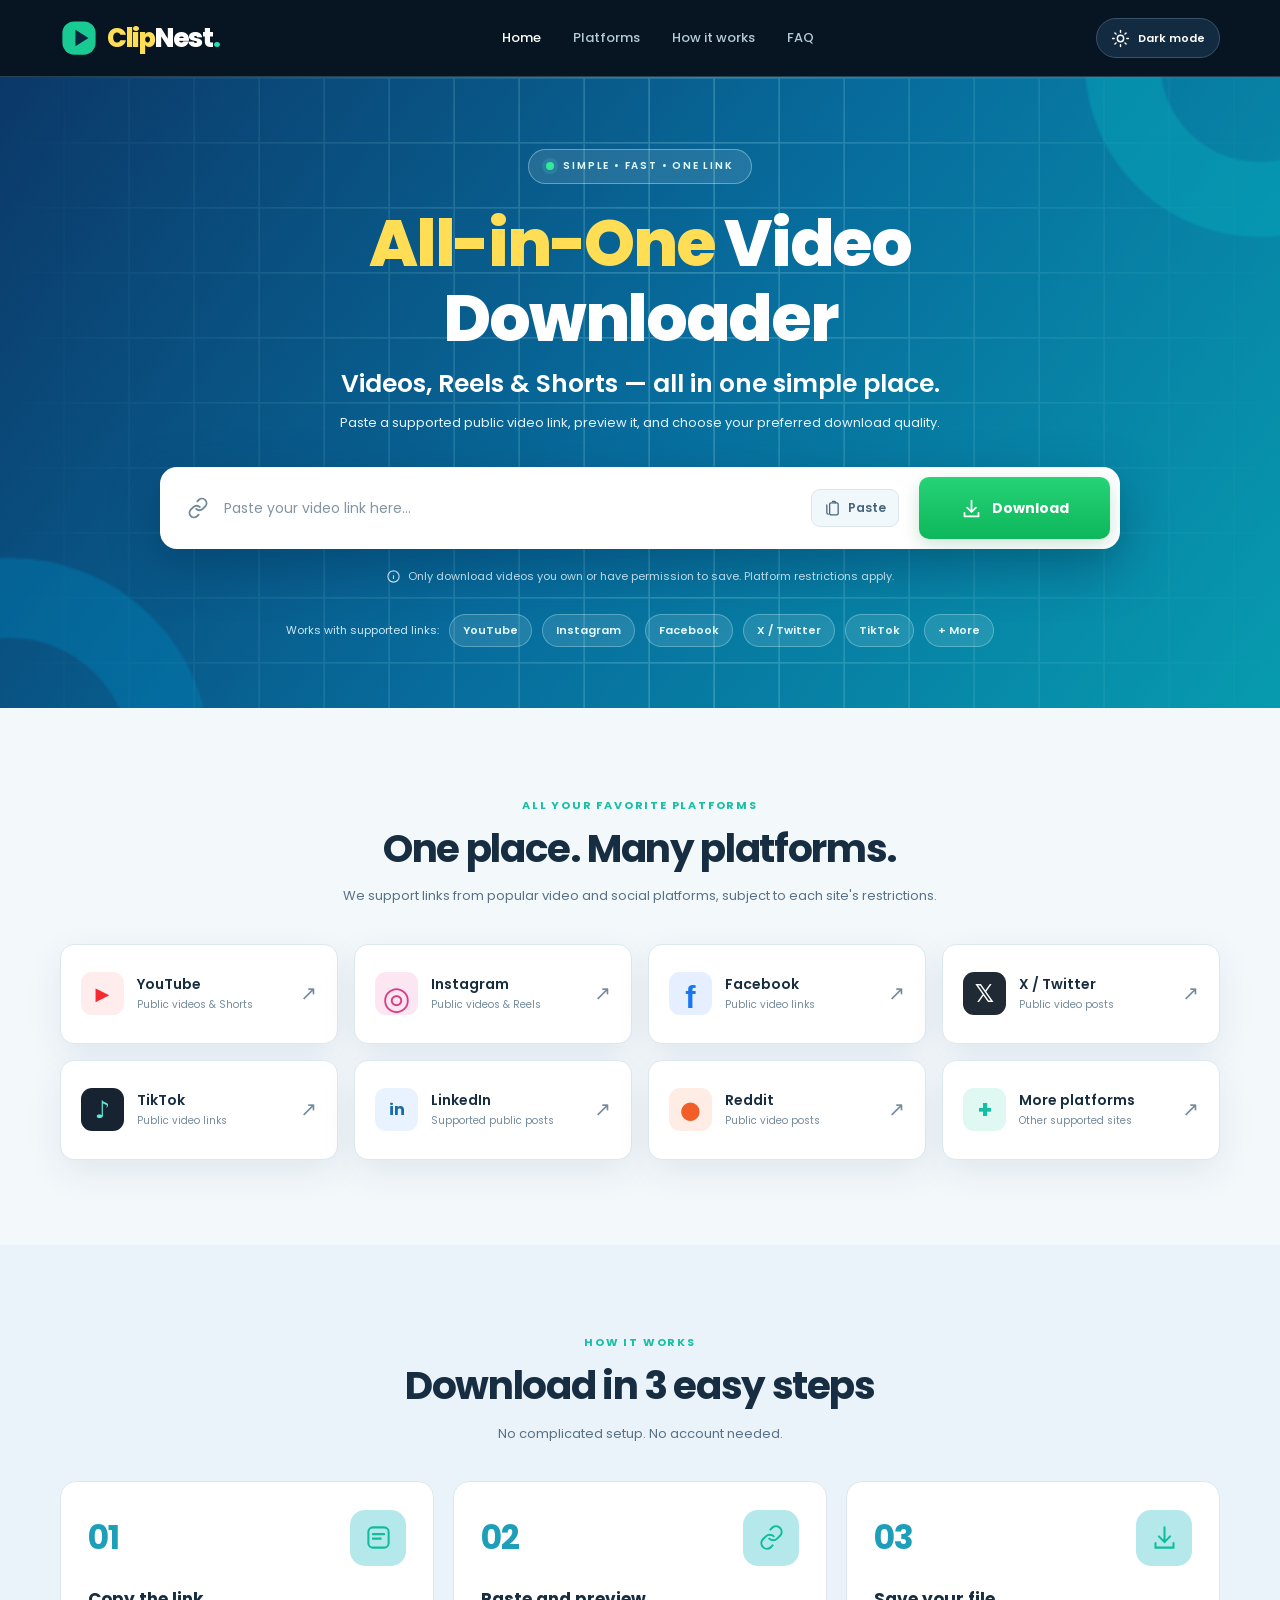
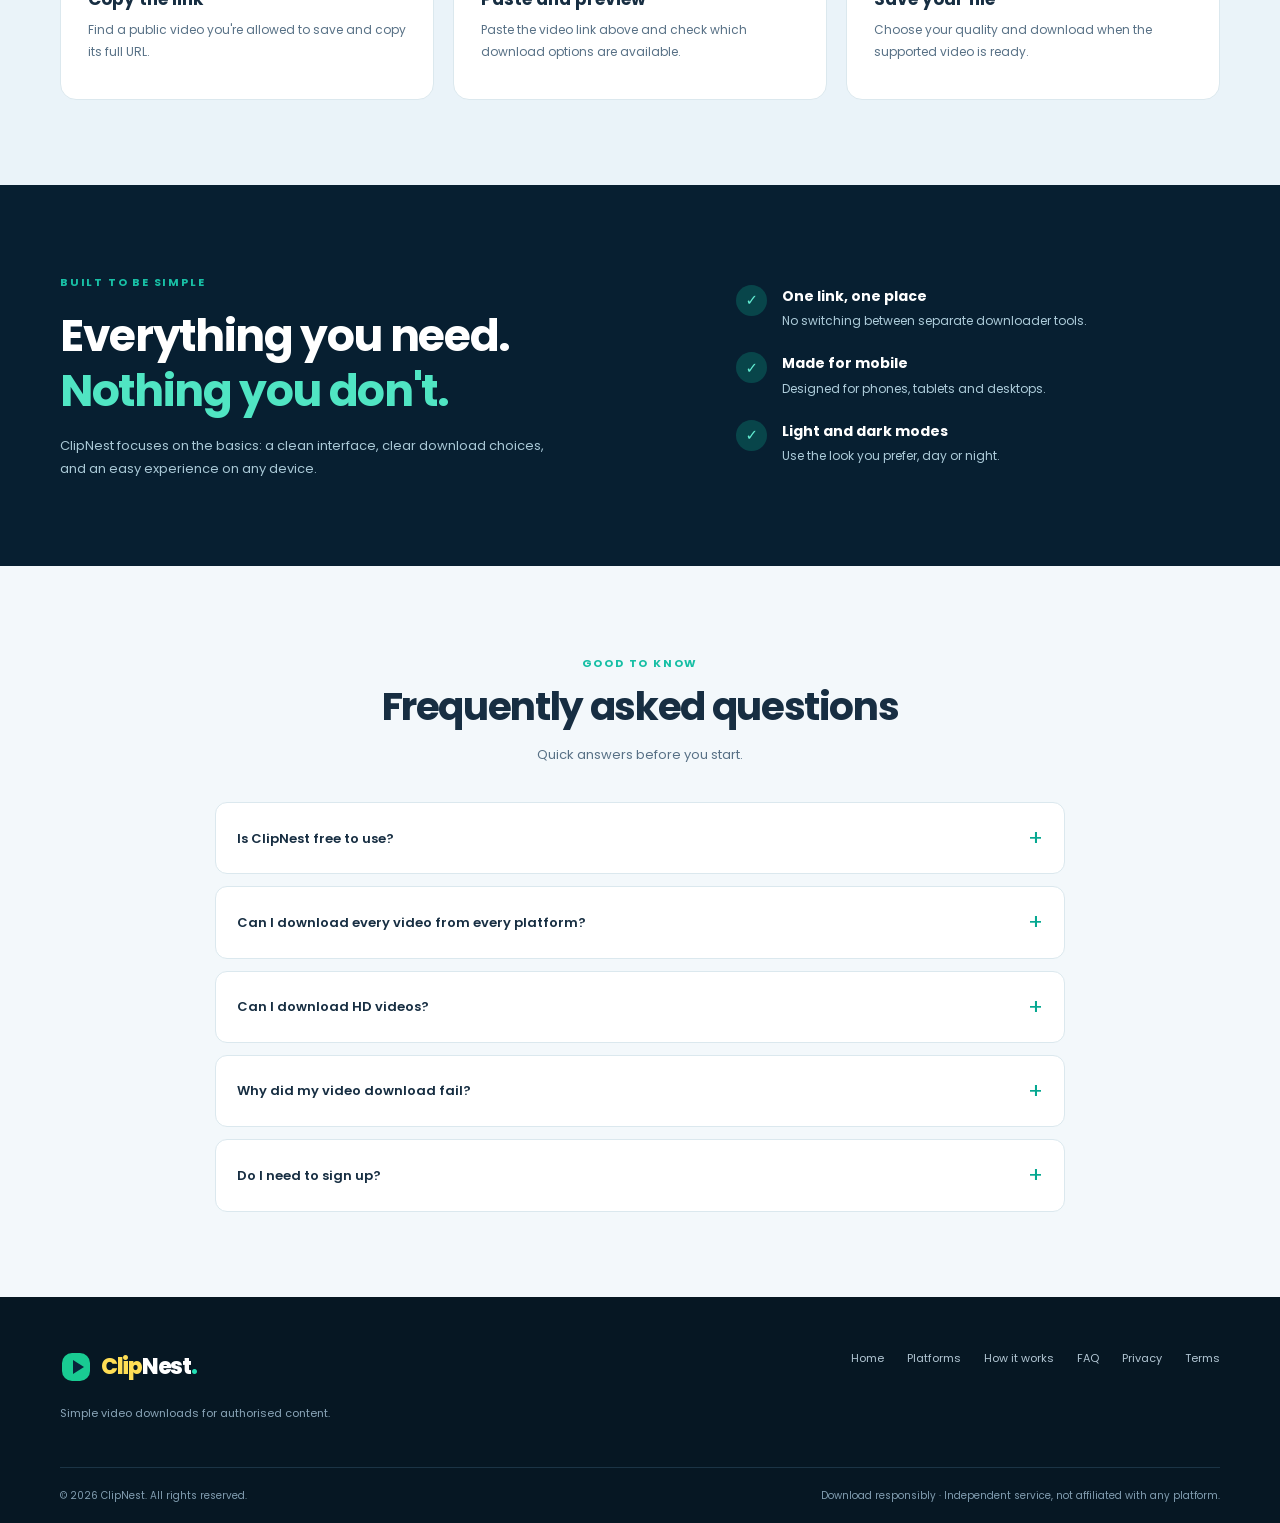
<file: static/index.html>
<!doctype html>
<html lang="en" data-theme="dark">
<head>
  <meta charset="utf-8">
  <meta name="viewport" content="width=device-width, initial-scale=1">
  <meta name="theme-color" content="#071725">
  <meta name="description" content="ClipNest makes it easy to find download options for supported public videos you own or have permission to save. Paste a link, preview, choose a quality and save.">
  <title>ClipNest – Free Online Video Downloader for Supported Links</title>
  <link rel="icon" href="/static/favicon.svg" type="image/svg+xml">
  <link rel="preconnect" href="https://fonts.googleapis.com">
  <link rel="preconnect" href="https://fonts.gstatic.com" crossorigin>
  <link href="https://fonts.googleapis.com/css2?family=Poppins:wght@400;500;600;700;800&display=swap" rel="stylesheet">
  <link rel="stylesheet" href="/static/styles.css?v=2">
  <script defer src="/static/site-config.js"></script>
  <script defer src="/static/app.js?v=2"></script>
</head>
<body>
<header class="site-header">
  <div class="container nav-bar">
    <a class="brand" href="/" aria-label="ClipNest home">
      <span class="brand-emblem" aria-hidden="true"><svg viewBox="0 0 32 32" fill="none"><rect x="2" y="2" width="28" height="28" rx="10" fill="currentColor"/><path d="m13 9 11 7-11 7V9Z" fill="#09253C"/></svg></span>
      <span class="brand-name"><span>Clip</span><span class="brand-white">Nest</span><span class="brand-dot">.</span></span>
    </a>
    <nav class="main-nav" aria-label="Main navigation">
      <a href="#home" class="active">Home</a>
      <a href="#supported">Platforms</a>
      <a href="#how-it-works">How it works</a>
      <a href="#faq">FAQ</a>
    </nav>
    <button type="button" class="theme-toggle" id="theme-toggle" aria-label="Switch to light theme" title="Toggle appearance">
      <svg class="icon-sun" width="19" height="19" viewBox="0 0 24 24" fill="none" stroke="currentColor" stroke-width="1.8" stroke-linecap="round"><circle cx="12" cy="12" r="4"/><path d="M12 2v2m0 16v2M4.93 4.93l1.42 1.42m11.3 11.3 1.42 1.42M2 12h2m16 0h2M4.93 19.07l1.42-1.42m11.3-11.3 1.42-1.42"/></svg>
      <svg class="icon-moon" width="19" height="19" viewBox="0 0 24 24" fill="none" stroke="currentColor" stroke-width="1.8" stroke-linecap="round"><path d="M20.8 14.7A9 9 0 0 1 9.3 3.2 9 9 0 1 0 20.8 14.7Z"/></svg>
      <span id="theme-label">Light mode</span>
    </button>
  </div>
</header>
<main>
  <section class="hero" id="home" aria-labelledby="hero-title">
    <div class="hero-orb hero-orb-1" aria-hidden="true"></div><div class="hero-orb hero-orb-2" aria-hidden="true"></div>
    <div class="container hero-content">
      <div class="hero-kicker"><span class="kicker-pulse"></span> SIMPLE • FAST • ONE LINK</div>
      <h1 id="hero-title"><span class="text-yellow">All-in-One</span> Video Downloader</h1>
      <p class="hero-desc">Videos, Reels & Shorts — all in one simple place.</p>
      <p class="hero-detail">Paste a supported public video link, preview it, and choose your preferred download quality.</p>
      <div class="downloader" id="downloader">
        <form id="url-form" class="url-form" novalidate>
          <div class="url-field">
            <label class="sr-only" for="video-url">Paste video link</label>
            <svg class="link-symbol" width="22" height="22" viewBox="0 0 24 24" fill="none" stroke="currentColor" stroke-width="2" stroke-linecap="round" stroke-linejoin="round"><path d="M10 13a5 5 0 0 0 7.1 0l3-3A5 5 0 0 0 13 3l-1.7 1.7"/><path d="M14 11a5 5 0 0 0-7.1 0l-3 3A5 5 0 0 0 11 21l1.7-1.7"/></svg>
            <input id="video-url" name="url" type="url" inputmode="url" autocomplete="url" spellcheck="false" placeholder="Paste your video link here..." aria-describedby="url-help" required>
            <button type="button" class="paste-btn" id="paste-btn" title="Paste from clipboard">
              <svg width="17" height="17" viewBox="0 0 24 24" fill="none" stroke="currentColor" stroke-width="1.8" stroke-linecap="round"><rect x="8" y="4" width="12" height="17" rx="2"/><path d="M16 4V3a1 1 0 0 0-1-1h-3M4 7v11a2 2 0 0 0 2 2"/></svg> Paste
            </button>
          </div>
          <button id="find-btn" type="submit" class="primary-btn">
            <svg id="find-arrow" width="21" height="21" viewBox="0 0 24 24" fill="none" stroke="currentColor" stroke-width="2" stroke-linecap="round" stroke-linejoin="round"><path d="M12 3v13m-5-5 5 5 5-5M4 17v4h16v-4"/></svg>
            <span id="find-text">Download</span><span id="find-loader" class="spinner" hidden></span>
          </button>
        </form>
        <div id="form-message" class="form-message" role="alert" hidden></div>
        <div id="preview" class="preview" hidden>
          <div class="preview-heading">YOUR VIDEO <span class="ready-pill">✓ Found</span></div>
          <div class="video-info">
            <div class="video-thumb"><img id="video-thumbnail" alt="Video thumbnail" referrerpolicy="no-referrer" hidden><div id="thumbnail-fallback" class="thumb-fallback"><svg width="30" height="30" viewBox="0 0 24 24" fill="currentColor"><path d="m8 5 12 7-12 7V5Z"/></svg></div></div>
            <div class="video-details"><span class="platform-tag" id="video-platform">Video</span><h3 id="video-title">Video title</h3><p id="video-meta">Ready for download</p></div>
          </div>
          <div class="download-settings">
            <div><label class="input-label" for="quality">Select video quality</label><select id="quality" name="quality"><option value="best">Best available</option><option value="1080">1080p (when available)</option><option value="720" selected>720p (when available)</option><option value="480">480p (when available)</option></select></div>
            <button id="download-btn" class="primary-btn download-btn" type="button"><svg width="19" height="19" viewBox="0 0 24 24" fill="none" stroke="currentColor" stroke-width="2" stroke-linecap="round" stroke-linejoin="round"><path d="M12 3v12m-5-5 5 5 5-5M4 17v4h16v-4"/></svg> Download video</button>
          </div>
          <div id="job-progress" class="job-progress" hidden><div class="progress-label"><span id="progress-text">Preparing video...</span><strong id="progress-percent"></strong></div><div class="progress-track"><div class="progress-fill" id="progress-fill"></div></div><p id="progress-note" class="progress-note">Please keep this page open while your file is prepared.</p></div>
          <div id="job-message" class="form-message" role="alert" hidden></div>
          <a id="ready-link" class="ready-link" href="#" hidden>↓ Save video to device</a>
        </div>
      </div>
      <p class="hero-notice" id="url-help"><svg width="15" height="15" viewBox="0 0 24 24" fill="none" stroke="currentColor" stroke-width="1.8"><circle cx="12" cy="12" r="9"/><path d="M12 10v6m0-9v.5"/></svg> Only download videos you own or have permission to save. Platform restrictions apply.</p>
      <div class="quick-tags"><span>Works with supported links:</span><span>YouTube</span><span>Instagram</span><span>Facebook</span><span>X / Twitter</span><span>TikTok</span><span>+ More</span></div>
    </div>
  </section>
  <section id="supported" class="platform-section section-pad">
    <div class="container"><div class="section-heading"><span class="eyebrow">ALL YOUR FAVORITE PLATFORMS</span><h2>One place. Many platforms.</h2><p>We support links from popular video and social platforms, subject to each site's restrictions.</p></div>
      <div class="platform-grid">
        <article class="platform-card"><span class="platform-icon yt">▶</span><div><h3>YouTube</h3><p>Public videos & Shorts</p></div><span class="platform-chevron">↗</span></article>
        <article class="platform-card"><span class="platform-icon ig">◎</span><div><h3>Instagram</h3><p>Public videos & Reels</p></div><span class="platform-chevron">↗</span></article>
        <article class="platform-card"><span class="platform-icon fb">f</span><div><h3>Facebook</h3><p>Public video links</p></div><span class="platform-chevron">↗</span></article>
        <article class="platform-card"><span class="platform-icon x">𝕏</span><div><h3>X / Twitter</h3><p>Public video posts</p></div><span class="platform-chevron">↗</span></article>
        <article class="platform-card"><span class="platform-icon tt">♪</span><div><h3>TikTok</h3><p>Public video links</p></div><span class="platform-chevron">↗</span></article>
        <article class="platform-card"><span class="platform-icon in">in</span><div><h3>LinkedIn</h3><p>Supported public posts</p></div><span class="platform-chevron">↗</span></article>
        <article class="platform-card"><span class="platform-icon reddit">●</span><div><h3>Reddit</h3><p>Public video posts</p></div><span class="platform-chevron">↗</span></article>
        <article class="platform-card"><span class="platform-icon more">+</span><div><h3>More platforms</h3><p>Other supported sites</p></div><span class="platform-chevron">↗</span></article>
      </div>
    </div>
  </section>
  <section id="how-it-works" class="how-section section-pad">
    <div class="container"><div class="section-heading"><span class="eyebrow">HOW IT WORKS</span><h2>Download in 3 easy steps</h2><p>No complicated setup. No account needed.</p></div>
      <div class="step-grid">
        <article class="step-card"><div class="step-top"><span class="step-number">01</span><span class="step-illustration"><svg viewBox="0 0 24 24" fill="none" stroke="currentColor" stroke-width="1.8" stroke-linecap="round"><rect x="3" y="3" width="18" height="18" rx="4"/><path d="M7 9h10M7 13h7"/></svg></span></div><h3>Copy the link</h3><p>Find a public video you're allowed to save and copy its full URL.</p></article>
        <article class="step-card"><div class="step-top"><span class="step-number">02</span><span class="step-illustration"><svg viewBox="0 0 24 24" fill="none" stroke="currentColor" stroke-width="1.8" stroke-linecap="round"><path d="M10 13a5 5 0 0 0 7 0l3-3a5 5 0 0 0-7-7l-2 2M14 11a5 5 0 0 0-7 0l-3 3a5 5 0 0 0 7 7l2-2"/></svg></span></div><h3>Paste and preview</h3><p>Paste the video link above and check which download options are available.</p></article>
        <article class="step-card"><div class="step-top"><span class="step-number">03</span><span class="step-illustration"><svg viewBox="0 0 24 24" fill="none" stroke="currentColor" stroke-width="1.8" stroke-linecap="round"><path d="M12 3v13m-5-5 5 5 5-5M4 17v4h16v-4"/></svg></span></div><h3>Save your file</h3><p>Choose your quality and download when the supported video is ready.</p></article>
      </div>
    </div>
  </section>
  <section class="benefits-section section-pad">
    <div class="container benefits-layout"><div><span class="eyebrow">BUILT TO BE SIMPLE</span><h2>Everything you need.<br><span class="mint-text">Nothing you don't.</span></h2><p>ClipNest focuses on the basics: a clean interface, clear download choices, and an easy experience on any device.</p></div><div class="benefit-list"><div><span>✓</span><div><h3>One link, one place</h3><p>No switching between separate downloader tools.</p></div></div><div><span>✓</span><div><h3>Made for mobile</h3><p>Designed for phones, tablets and desktops.</p></div></div><div><span>✓</span><div><h3>Light and dark modes</h3><p>Use the look you prefer, day or night.</p></div></div></div></div>
  </section>
  <section id="faq" class="faq-section section-pad"><div class="container"><div class="section-heading"><span class="eyebrow">GOOD TO KNOW</span><h2>Frequently asked questions</h2><p>Quick answers before you start.</p></div><div class="faq-list">
    <details><summary>Is ClipNest free to use?<span>+</span></summary><p>The website currently offers a free demo. Speed, file size and usage limits apply to keep the shared server available.</p></details>
    <details><summary>Can I download every video from every platform?<span>+</span></summary><p>No. Only certain public, permitted video links are supported. Private, restricted, DRM-protected and blocked videos may not work.</p></details>
    <details><summary>Can I download HD videos?<span>+</span></summary><p>When available, choose Best, 1080p, 720p or 480p. Actual quality depends on the original video and platform response.</p></details>
    <details><summary>Why did my video download fail?<span>+</span></summary><p>The link may require login, be restricted, exceed free-server limits or have a format the server can't access. Try a permitted public link instead.</p></details>
    <details><summary>Do I need to sign up?<span>+</span></summary><p>No ClipNest account is required to check a supported public link.</p></details>
  </div></div></section>
</main>
<footer class="site-footer"><div class="container footer-inner"><div class="footer-main"><div class="brand footer-logo"><span class="brand-emblem" aria-hidden="true"><svg viewBox="0 0 32 32" fill="none"><rect x="2" y="2" width="28" height="28" rx="10" fill="currentColor"/><path d="m13 9 11 7-11 7V9Z" fill="#09253C"/></svg></span><span class="brand-name"><span>Clip</span><span class="brand-white">Nest</span><span class="brand-dot">.</span></span></div><p>Simple video downloads for authorised content.</p></div><div class="footer-links"><a href="#home">Home</a><a href="#supported">Platforms</a><a href="#how-it-works">How it works</a><a href="#faq">FAQ</a><a href="/privacy">Privacy</a><a href="/terms">Terms</a></div></div><div class="container footer-bottom"><span>© <span id="year"></span> ClipNest. All rights reserved.</span><span>Download responsibly · Independent service, not affiliated with any platform.</span></div></footer>
</body>
</html>
</file>
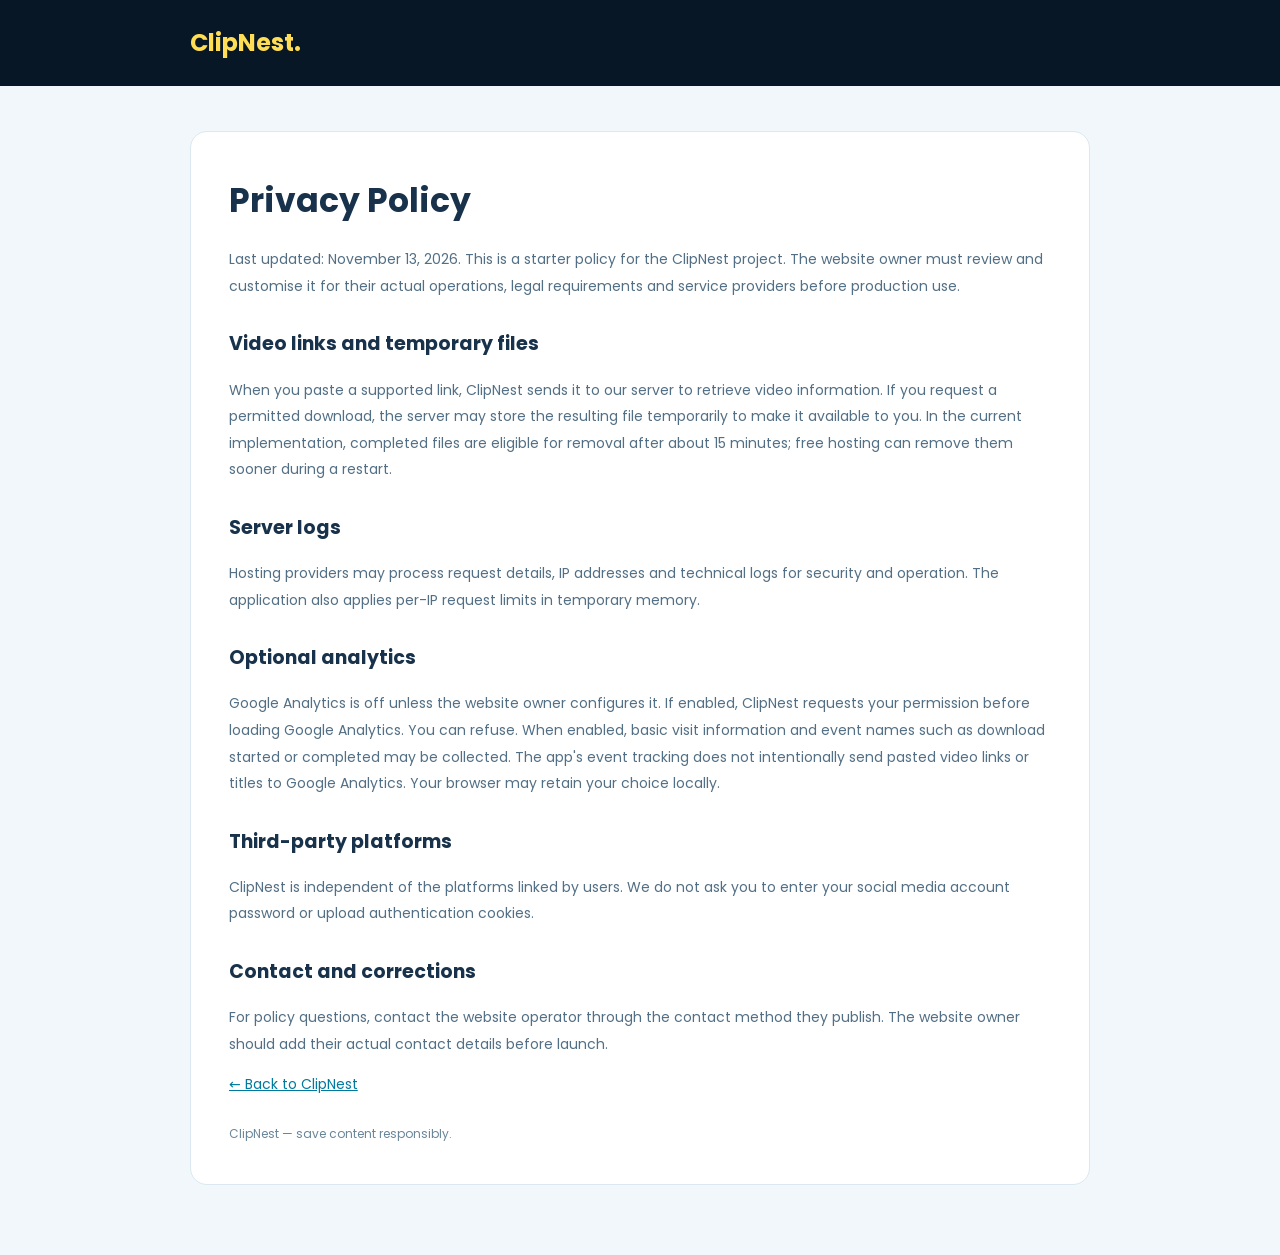
<file: static/privacy.html>
<!doctype html><html lang="en" data-theme="light"><head><meta charset="utf-8"><meta name="viewport" content="width=device-width, initial-scale=1"><title>Privacy Policy | ClipNest</title><meta name="description" content="Learn how ClipNest handles video links, temporary files and optional website analytics."><link rel="preconnect" href="https://fonts.googleapis.com"><link rel="preconnect" href="https://fonts.gstatic.com" crossorigin><link href="https://fonts.googleapis.com/css2?family=Poppins:wght@400;500;600;700&display=swap" rel="stylesheet"><style>body{margin:0;background:#f2f7fb;color:#18324b;font-family:Poppins,system-ui,sans-serif;font-size:14px;line-height:1.9}header{background:#071725;color:#fff;padding:20px max(24px,calc((100% - 900px)/2))}header a{font-weight:700;color:#ffde55;text-decoration:none;font-size:24px}main{max-width:900px;margin:45px auto 70px;background:#fff;border:1px solid #dbe8ef;border-radius:17px;padding:38px;box-sizing:border-box}h1{font-size:33px;margin:0 0 12px}h2{font-size:19px;margin:27px 0 8px}p,li{color:#526f85}a{color:#00799f}footer{margin-top:25px;color:#69869a;font-size:12px}@media(max-width:950px){main{margin:20px 16px;padding:24px}}</style></head><body><header><a href="/">ClipNest.</a></header><main><h1>Privacy Policy</h1><p>Last updated: November 13, 2026. This is a starter policy for the ClipNest project. The website owner must review and customise it for their actual operations, legal requirements and service providers before production use.</p><h2>Video links and temporary files</h2><p>When you paste a supported link, ClipNest sends it to our server to retrieve video information. If you request a permitted download, the server may store the resulting file temporarily to make it available to you. In the current implementation, completed files are eligible for removal after about 15 minutes; free hosting can remove them sooner during a restart.</p><h2>Server logs</h2><p>Hosting providers may process request details, IP addresses and technical logs for security and operation. The application also applies per-IP request limits in temporary memory.</p><h2>Optional analytics</h2><p>Google Analytics is off unless the website owner configures it. If enabled, ClipNest requests your permission before loading Google Analytics. You can refuse. When enabled, basic visit information and event names such as download started or completed may be collected. The app's event tracking does not intentionally send pasted video links or titles to Google Analytics. Your browser may retain your choice locally.</p><h2>Third-party platforms</h2><p>ClipNest is independent of the platforms linked by users. We do not ask you to enter your social media account password or upload authentication cookies.</p><h2>Contact and corrections</h2><p>For policy questions, contact the website operator through the contact method they publish. The website owner should add their actual contact details before launch.</p><p><a href="/">← Back to ClipNest</a></p><footer>ClipNest — save content responsibly.</footer></main></body></html>
</file>
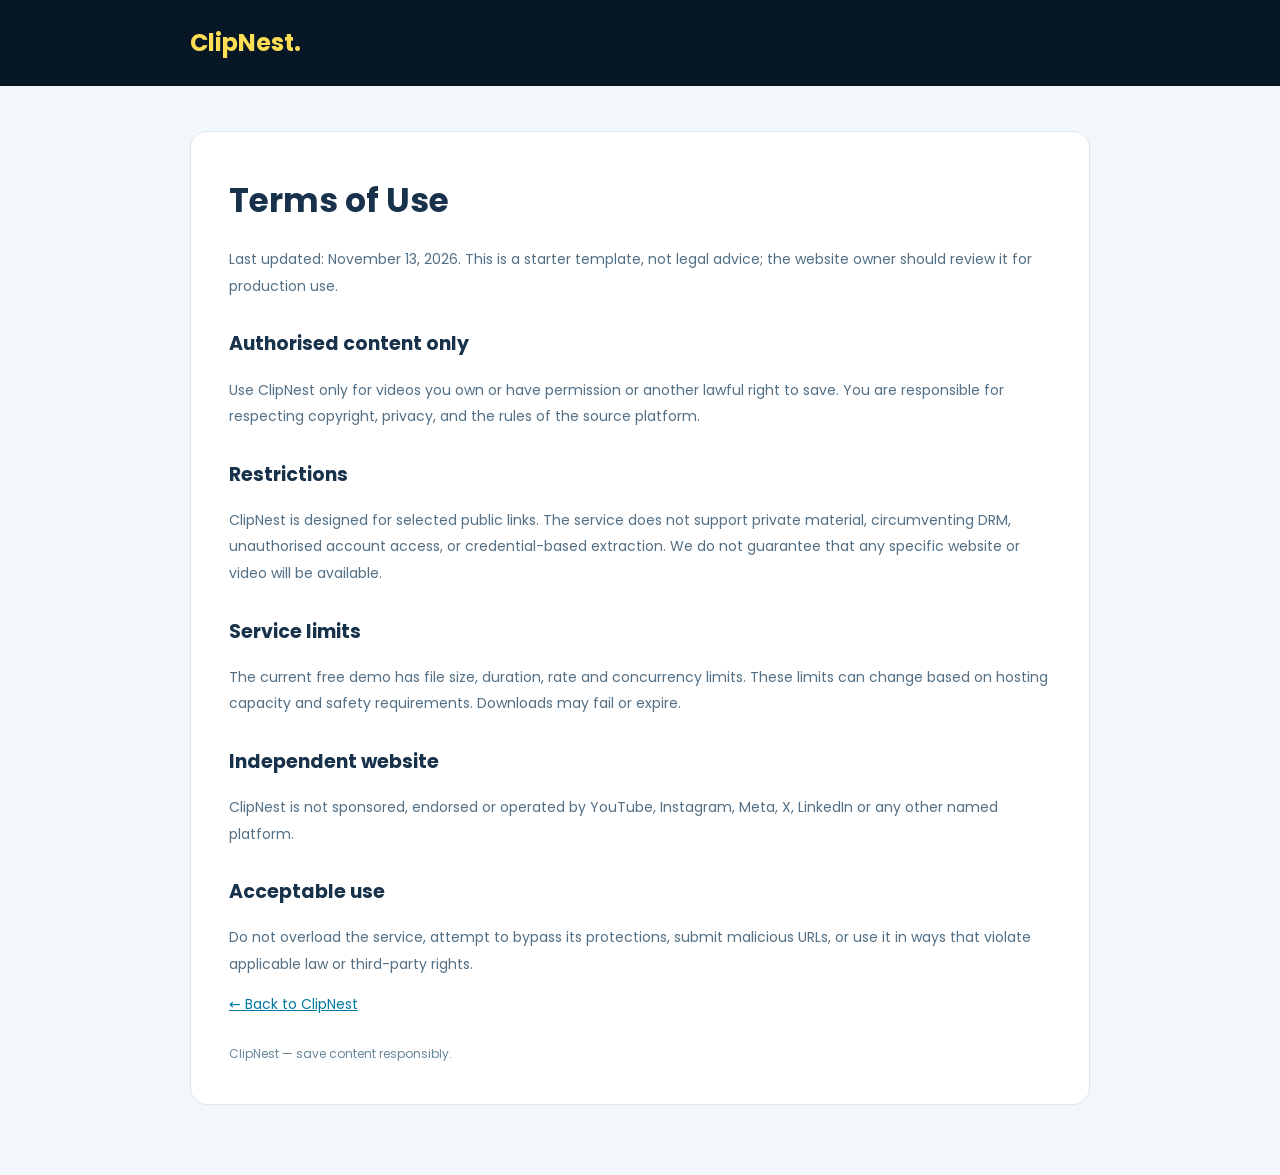
<file: static/terms.html>
<!doctype html><html lang="en" data-theme="light"><head><meta charset="utf-8"><meta name="viewport" content="width=device-width, initial-scale=1"><title>Terms of Use | ClipNest</title><meta name="description" content="ClipNest terms for responsible use of supported video links."><link rel="preconnect" href="https://fonts.googleapis.com"><link rel="preconnect" href="https://fonts.gstatic.com" crossorigin><link href="https://fonts.googleapis.com/css2?family=Poppins:wght@400;500;600;700&display=swap" rel="stylesheet"><style>body{margin:0;background:#f2f7fb;color:#18324b;font-family:Poppins,system-ui,sans-serif;font-size:14px;line-height:1.9}header{background:#071725;color:#fff;padding:20px max(24px,calc((100% - 900px)/2))}header a{font-weight:700;color:#ffde55;text-decoration:none;font-size:24px}main{max-width:900px;margin:45px auto 70px;background:#fff;border:1px solid #dbe8ef;border-radius:17px;padding:38px;box-sizing:border-box}h1{font-size:33px;margin:0 0 12px}h2{font-size:19px;margin:27px 0 8px}p,li{color:#526f85}a{color:#00799f}footer{margin-top:25px;color:#69869a;font-size:12px}@media(max-width:950px){main{margin:20px 16px;padding:24px}}</style></head><body><header><a href="/">ClipNest.</a></header><main><h1>Terms of Use</h1><p>Last updated: November 13, 2026. This is a starter template, not legal advice; the website owner should review it for production use.</p><h2>Authorised content only</h2><p>Use ClipNest only for videos you own or have permission or another lawful right to save. You are responsible for respecting copyright, privacy, and the rules of the source platform.</p><h2>Restrictions</h2><p>ClipNest is designed for selected public links. The service does not support private material, circumventing DRM, unauthorised account access, or credential-based extraction. We do not guarantee that any specific website or video will be available.</p><h2>Service limits</h2><p>The current free demo has file size, duration, rate and concurrency limits. These limits can change based on hosting capacity and safety requirements. Downloads may fail or expire.</p><h2>Independent website</h2><p>ClipNest is not sponsored, endorsed or operated by YouTube, Instagram, Meta, X, LinkedIn or any other named platform.</p><h2>Acceptable use</h2><p>Do not overload the service, attempt to bypass its protections, submit malicious URLs, or use it in ways that violate applicable law or third-party rights.</p><p><a href="/">← Back to ClipNest</a></p><footer>ClipNest — save content responsibly.</footer></main></body></html>
</file>
<file: static/styles.css>
:root{font-family:Poppins,Inter,ui-sans-serif,system-ui,-apple-system,BlinkMacSystemFont,"Segoe UI",sans-serif;color-scheme:dark;--page:#091522;--surface:#102236;--surface-alt:#0c1b2b;--text:#f2f9fe;--muted:#a5b9c8;--subtle:#738da3;--border:#274257;--shadow:0 16px 40px rgba(1,12,23,.18);--green:#19c86a;--green-deep:#0daf5c;--yellow:#ffde55;--blue:#098dc0;--mint:#52e1bd}
:root[data-theme=light]{color-scheme:light;--page:#f3f8fb;--surface:#ffffff;--surface-alt:#eaf3f9;--text:#172e42;--muted:#587186;--subtle:#748b9d;--border:#dbe8ee;--shadow:0 12px 36px rgba(14,57,87,.08);--green:#08b75b;--green-deep:#019a4a;--mint:#028e86}
*{box-sizing:border-box}html{scroll-behavior:smooth;scroll-padding-top:84px}body{margin:0;background:var(--page);color:var(--text);font-size:14px;line-height:1.65}button,input,select{font:inherit}button{cursor:pointer}a{color:inherit;text-decoration:none}svg{display:block}h1,h2,h3,p{margin-top:0}button:focus-visible,a:focus-visible,input:focus-visible,select:focus-visible,summary:focus-visible{outline:3px solid #53d6d9;outline-offset:3px}[hidden]{display:none!important}.sr-only{position:absolute;width:1px;height:1px;padding:0;margin:-1px;overflow:hidden;clip:rect(0,0,0,0);white-space:nowrap;border:0}.container{width:min(1160px,calc(100% - 44px));margin:0 auto}
.site-header{height:77px;background:#071522;color:#fff;border-bottom:1px solid #264354;position:relative;z-index:2}.nav-bar{height:100%;display:flex;align-items:center;justify-content:space-between;gap:25px}.brand{display:inline-flex;align-items:center;gap:9px;flex-shrink:0}.brand-emblem{width:38px;height:38px;color:#19cb92}.brand-emblem svg{height:100%;width:100%}.brand-name{font-size:26px;font-weight:800;letter-spacing:-1.3px;color:var(--yellow);white-space:nowrap}.brand-white{color:#fff}.brand-dot{color:#22dfb4}.main-nav{display:flex;align-items:center;gap:32px;font-weight:500;color:#b5cbd9;font-size:13px}.main-nav a:hover,.main-nav a.active{color:#fff}.theme-toggle{display:flex;align-items:center;gap:8px;border:1px solid #395269;border-radius:100px;padding:9px 14px;color:#fff;background:#122b41;min-height:40px;font-size:11px;font-weight:600}.theme-toggle:hover{border-color:#60afc6}.theme-toggle .icon-sun{display:none}html[data-theme=light] .theme-toggle .icon-sun{display:block}html[data-theme=light] .theme-toggle .icon-moon{display:none}
.hero{background:linear-gradient(127deg,#0b3868 0%,#076d9d 52%,#079baf 100%);color:#fff;position:relative;overflow:hidden;padding:72px 0 61px}.hero:before{content:"";pointer-events:none;position:absolute;inset:0;opacity:.23;background-image:linear-gradient(90deg,transparent 97%,#b0f2f7 98%),linear-gradient(0deg,transparent 97%,#b0f2f7 98%);background-size:65px 65px;mask-image:linear-gradient(90deg,transparent,#000 55%,transparent)}.hero-orb{position:absolute;border-radius:50%;filter:blur(1px);pointer-events:none;opacity:.4}.hero-orb-1{width:400px;height:400px;left:-190px;bottom:-250px;border:80px solid #0084ba}.hero-orb-2{width:350px;height:350px;right:-155px;top:-190px;border:75px solid #06afbf}.hero-content{position:relative;text-align:center}.hero-kicker{display:inline-flex;align-items:center;gap:9px;border:1px solid #c4f8ff64;background:#ffffff1c;border-radius:100px;padding:8px 17px;font-size:10px;letter-spacing:1.8px;font-weight:600;color:#e1ffff}.kicker-pulse{width:8px;height:8px;border-radius:50%;background:#32e99c;box-shadow:0 0 0 4px #52ffc320}.hero h1{font-size:clamp(38px,5.5vw,65px);line-height:1.16;font-weight:800;letter-spacing:-2.3px;margin:22px auto 9px;max-width:920px}.text-yellow{color:var(--yellow)}.hero-desc{font-size:clamp(18px,2.3vw,25px);font-weight:600;line-height:1.5;margin-bottom:9px}.hero-detail{color:#e3f5ff;font-size:13px;margin-bottom:34px}.downloader{width:min(960px,100%);margin:0 auto;position:relative;background:#fff;border:1px solid #ffffffcc;border-radius:17px;padding:9px;box-shadow:0 18px 50px #002e5166;text-align:left}.url-form{display:flex;align-items:stretch;gap:9px}.url-field{display:flex;flex:1;min-width:0;align-items:center;gap:13px;padding:0 11px 0 17px}.link-symbol{flex-shrink:0;color:#708999}#video-url{width:100%;min-width:0;flex:1;border:0;outline:0;height:62px;font-size:14px;background:transparent;color:#123047;font-weight:500}#video-url::placeholder{color:#8295a1;font-weight:400}.paste-btn{display:flex;align-items:center;gap:7px;flex-shrink:0;padding:8px 12px;border-radius:9px;border:1px solid #dbe7eb;background:#f1f8fb;color:#476479;font-size:12px;font-weight:600}.paste-btn:hover{background:#e2f3f8}.primary-btn{border:0;border-radius:10px;background:linear-gradient(180deg,#26d376,#0db75b);color:#fff;padding:13px 24px;display:flex;align-items:center;justify-content:center;gap:10px;font-size:14px;font-weight:700;min-height:62px;box-shadow:0 6px 18px #047b3c33;transition:transform .15s ease,filter .15s ease}.url-form>.primary-btn{min-width:191px}.primary-btn:hover:not(:disabled){transform:translateY(-1px);filter:brightness(1.035)}.primary-btn:disabled{opacity:.72;cursor:wait}.spinner{height:19px;width:19px;border:2px solid #ffffff60;border-top-color:#fff;border-radius:50%;animation:spin .8s linear infinite}@keyframes spin{to{transform:rotate(360deg)}}.hero-notice{margin:18px auto 0;max-width:900px;color:#dbf6ff;font-size:11px;display:flex;align-items:center;gap:7px;justify-content:center}.hero-notice svg{flex-shrink:0}.quick-tags{margin:29px auto 0;display:flex;align-items:center;justify-content:center;gap:10px;flex-wrap:wrap}.quick-tags span{color:#e6fcff;font-size:11px}.quick-tags span:not(:first-child){padding:6px 13px;border-radius:30px;background:#e4ffff1e;border:1px solid #d4ffff4d;font-weight:600}.quick-tags span:first-child{color:#c9e9f6}
.form-message{background:#fff0f0;color:#9d2745;border:1px solid #f4bdc5;border-radius:10px;padding:11px 14px;font-size:12px;line-height:1.6;margin:10px 7px 3px}.preview{padding:20px 16px 12px;color:#18354b;border-top:1px solid #deecf3;margin-top:10px}.preview-heading{font-size:11px;font-weight:700;letter-spacing:1.2px;color:#61798a;display:flex;justify-content:space-between;align-items:center;margin-bottom:15px}.ready-pill{color:#089951;font-size:12px;letter-spacing:0}.video-info{display:flex;align-items:center;gap:18px;margin-bottom:19px}.video-thumb{flex-shrink:0;width:160px;max-width:30%;height:96px;border-radius:9px;overflow:hidden;background:#e2f4fb}.video-thumb img{height:100%;width:100%;object-fit:cover}.thumb-fallback{width:100%;height:100%;background:linear-gradient(135deg,#05709f,#01adb0);color:#fff;display:grid;place-items:center}.video-details{min-width:0}.platform-tag{display:inline-block;padding:3px 9px;background:#e7f8f0;color:#068d50;border-radius:5px;font-size:10px;font-weight:700;margin-bottom:6px}.video-details h3{font-size:15px;margin:0 0 4px;line-height:1.5;overflow-wrap:anywhere}.video-details p{font-size:12px;color:#678096;margin:0}.download-settings{display:grid;grid-template-columns:1fr auto;gap:14px;align-items:end}.download-settings>div{min-width:0}.input-label{display:block;color:#4e697d;font-weight:700;margin-bottom:7px;font-size:12px}.download-settings select{height:51px;width:100%;border:1px solid #cedfe9;border-radius:9px;padding:0 14px;background:#f9fcfd;color:#16384b;font-size:13px}.download-btn{min-height:51px}.job-progress{margin-top:17px}.progress-label{display:flex;justify-content:space-between;font-size:12px;color:#5b788b}.progress-track{margin-top:9px;background:#dcecf0;border-radius:9px;height:8px;overflow:hidden}.progress-fill{height:100%;background:linear-gradient(90deg,#08bd6d,#0aa8c0);width:3%;transition:width .2s}.progress-note{font-size:11px;color:#6b8495;margin:8px 0 0}.ready-link{display:flex;align-items:center;justify-content:center;padding:12px;margin-top:16px;border-radius:9px;background:#e5faef;color:#037a41;border:1px solid #9bdec1;font-weight:700;font-size:13px}.ready-link:hover{background:#c9f5dd}
.section-pad{padding:85px 0}.section-heading{text-align:center;max-width:720px;margin:0 auto 36px}.eyebrow{color:#18bfa5;font-size:11px;letter-spacing:1.8px;font-weight:700}.section-heading h2,.benefits-layout h2{font-size:clamp(27px,3.25vw,39px);line-height:1.25;letter-spacing:-1.35px;font-weight:700;margin:9px 0 11px}.section-heading p,.benefits-layout>div>p{font-size:13px;color:var(--muted);max-width:600px;line-height:1.8;margin:0 auto}.platform-grid{display:grid;grid-template-columns:repeat(4,1fr);gap:16px}.platform-card{border:1px solid var(--border);background:var(--surface);box-shadow:var(--shadow);border-radius:14px;padding:20px;display:flex;align-items:center;gap:13px;position:relative;min-height:100px}.platform-card h3{font-size:14px;line-height:1.5;margin:0 0 2px;font-weight:600}.platform-card p{font-size:10px;color:var(--subtle);margin:0}.platform-chevron{margin-left:auto;font-size:20px;color:var(--subtle);font-weight:400}.platform-icon{height:43px;width:43px;display:grid;place-items:center;flex-shrink:0;border-radius:11px;font-size:24px;font-weight:700}.yt{background:#ffeded;color:#f52a31;font-size:18px}.ig{color:#d83e86;background:#fce6f2;font-size:32px}.fb{background:#e5efff;color:#1876f2;font-family:Arial,sans-serif;font-size:31px}.x{background:#202a35;color:white}.tt{background:#172330;color:#5ee7da}.in{background:#e8f3ff;color:#166baa;font-size:16px}.reddit{color:#f15e28;background:#ffede5}.more{color:#12bfa2;background:#dff8f2}
.how-section{background:var(--surface-alt)}.step-grid{display:grid;grid-template-columns:repeat(3,1fr);gap:19px}.step-card{padding:28px 27px;background:var(--surface);border:1px solid var(--border);border-radius:16px;min-height:219px}.step-top{display:flex;align-items:center;justify-content:space-between;margin-bottom:19px}.step-number{font-size:33px;letter-spacing:-1.4px;font-weight:700;color:#1d9fb9}.step-illustration{width:56px;height:56px;border-radius:15px;background:color-mix(in srgb,var(--surface) 70%,#07b3bb 30%);color:#0dbd9e;display:grid;place-items:center}.step-illustration svg{height:27px;width:27px}.step-card h3{font-weight:700;font-size:17px;margin:0 0 6px}.step-card p{color:var(--muted);font-size:12px;margin:0;line-height:1.8}
.benefits-section{background:#071f31;color:#fff}.benefits-layout{display:grid;grid-template-columns:1.1fr .9fr;gap:85px;align-items:center}.benefits-layout h2{font-size:clamp(30px,3.9vw,44px);margin:15px 0 16px}.mint-text{color:#50e5c3}.benefits-layout>div>p{max-width:500px;margin:0;color:#a9c8d6}.benefit-list{display:grid;gap:22px}.benefit-list>div{display:flex;align-items:start;gap:15px}.benefit-list>div>span{width:31px;height:31px;display:grid;place-items:center;flex-shrink:0;background:#0d947d55;color:#62ecd2;font-size:15px;border-radius:50%}.benefit-list h3{margin:0 0 3px;font-size:14px}.benefit-list p{font-size:12px;color:#adccda;margin:0}
.faq-list{max-width:850px;margin:0 auto;display:grid;gap:12px}.faq-list details{border:1px solid var(--border);border-radius:12px;background:var(--surface);overflow:hidden}.faq-list summary{list-style:none;display:flex;align-items:center;justify-content:space-between;gap:20px;padding:17px 21px;font-size:13px;font-weight:600;cursor:pointer}.faq-list summary::-webkit-details-marker{display:none}.faq-list summary>span{font-size:22px;color:#06a891;font-weight:400;transition:transform .2s}.faq-list details[open] summary>span{transform:rotate(45deg)}.faq-list details p{color:var(--muted);font-size:12px;line-height:1.9;margin:-2px 21px 18px}
.site-footer{background:#061723;color:#b2c6d3;padding:52px 0 19px}.footer-inner{display:flex;justify-content:space-between;gap:22px}.footer-logo .brand-emblem{width:32px;height:32px}.footer-logo .brand-name{font-size:22px}.footer-main>p{font-size:11px;color:#8aa5b8;margin:14px 0 0}.footer-links{display:flex;gap:13px 23px;flex-wrap:wrap;justify-content:flex-end;max-width:460px;font-size:11px}.footer-links a:hover{color:#fff}.footer-bottom{margin-top:45px;padding-top:20px;border-top:1px solid #1b3445;display:flex;gap:20px;justify-content:space-between;color:#819db0;font-size:10px}
@media(max-width:1080px){.platform-grid{grid-template-columns:repeat(2,1fr)}}
@media(max-width:720px){.container{width:min(100% - 34px,640px)}.site-header{height:68px}.brand-name{font-size:23px}.brand-emblem{width:34px;height:34px}.main-nav{display:none}.theme-toggle{padding:9px}.theme-toggle span{display:none}.hero{padding:62px 0 50px}.hero h1{font-size:clamp(32px,8vw,49px);letter-spacing:-1.35px}.hero-desc{font-size:17px}.hero-detail{font-size:12px;line-height:1.9}.downloader{padding:7px;border-radius:14px}.url-form{gap:5px}.url-field{padding-left:10px;gap:7px}.link-symbol{width:18px;height:18px}#video-url{font-size:12px;height:58px}.paste-btn{padding:8px}.paste-btn svg{width:15px}.url-form>.primary-btn{padding:10px 12px;min-width:115px;font-size:12px;min-height:58px}.url-form>.primary-btn svg{display:none}.quick-tags{margin-top:23px;gap:8px}.quick-tags span{font-size:10px}.quick-tags span:first-child{flex-basis:100%}.hero-notice{font-size:10px;line-height:1.7}.section-pad{padding:64px 0}.platform-grid{grid-template-columns:repeat(2,1fr);gap:11px}.platform-card{padding:14px;gap:10px;min-height:90px}.platform-icon{height:36px;width:36px;font-size:19px}.platform-card h3{font-size:12px}.platform-card p{font-size:10px}.platform-chevron{display:none}.step-grid{grid-template-columns:1fr;gap:13px}.step-card{min-height:0;padding:22px}.step-top{margin-bottom:8px}.benefits-layout{grid-template-columns:1fr;gap:31px}.footer-inner,.footer-bottom{flex-direction:column}.footer-links{justify-content:flex-start}.footer-bottom{gap:7px}}
@media(max-width:480px){.hero{padding-top:53px}.hero-kicker{font-size:9px;letter-spacing:1.05px;padding:7px 11px}.hero h1{font-size:34px}.hero-desc{font-size:15px}.url-form{display:grid;grid-template-columns:1fr}.url-field{height:58px}.url-form>.primary-btn{min-height:49px;font-size:13px}.paste-btn{font-size:11px}.preview{padding:19px 10px 12px}.video-thumb{width:100px;height:73px}.video-info{gap:11px}.video-details h3{font-size:13px}.video-details p{font-size:11px}.download-settings{grid-template-columns:1fr}.download-btn{width:100%}.platform-card{padding:10px}.platform-card h3{font-size:12px}.platform-card p{font-size:9px}.section-heading h2{font-size:28px}.faq-list summary{padding:15px;font-size:12px}}
@media(prefers-reduced-motion:reduce){*,*:before,*:after{scroll-behavior:auto!important;transition:none!important;animation:none!important}}

/* Only visible if GA4 measurement ID is configured. */
.consent-banner{position:fixed;bottom:18px;left:50%;transform:translateX(-50%);z-index:50;width:min(850px,calc(100% - 28px));background:#fff;color:#1e3446;border:1px solid #c6dee8;box-shadow:0 14px 60px #08162266;padding:20px 23px;border-radius:14px;display:flex;align-items:center;justify-content:space-between;gap:25px}.consent-banner strong{font-size:13px}.consent-banner p{font-size:11px;color:#5e768a;margin:4px 0 0}.consent-banner a{text-decoration:underline}.consent-actions{display:flex;gap:9px;flex-shrink:0}.consent-actions button{font-size:11px;padding:9px 13px;border-radius:8px;border:1px solid #bcd3da;background:#f6f9fb;color:#263f4f}.consent-actions .consent-yes{background:#0fba6b;color:white;border-color:#0fba6b;font-weight:600}
@media(max-width:700px){.consent-banner{flex-direction:column;align-items:stretch;gap:11px}.consent-actions{justify-content:flex-end}}
</file>
